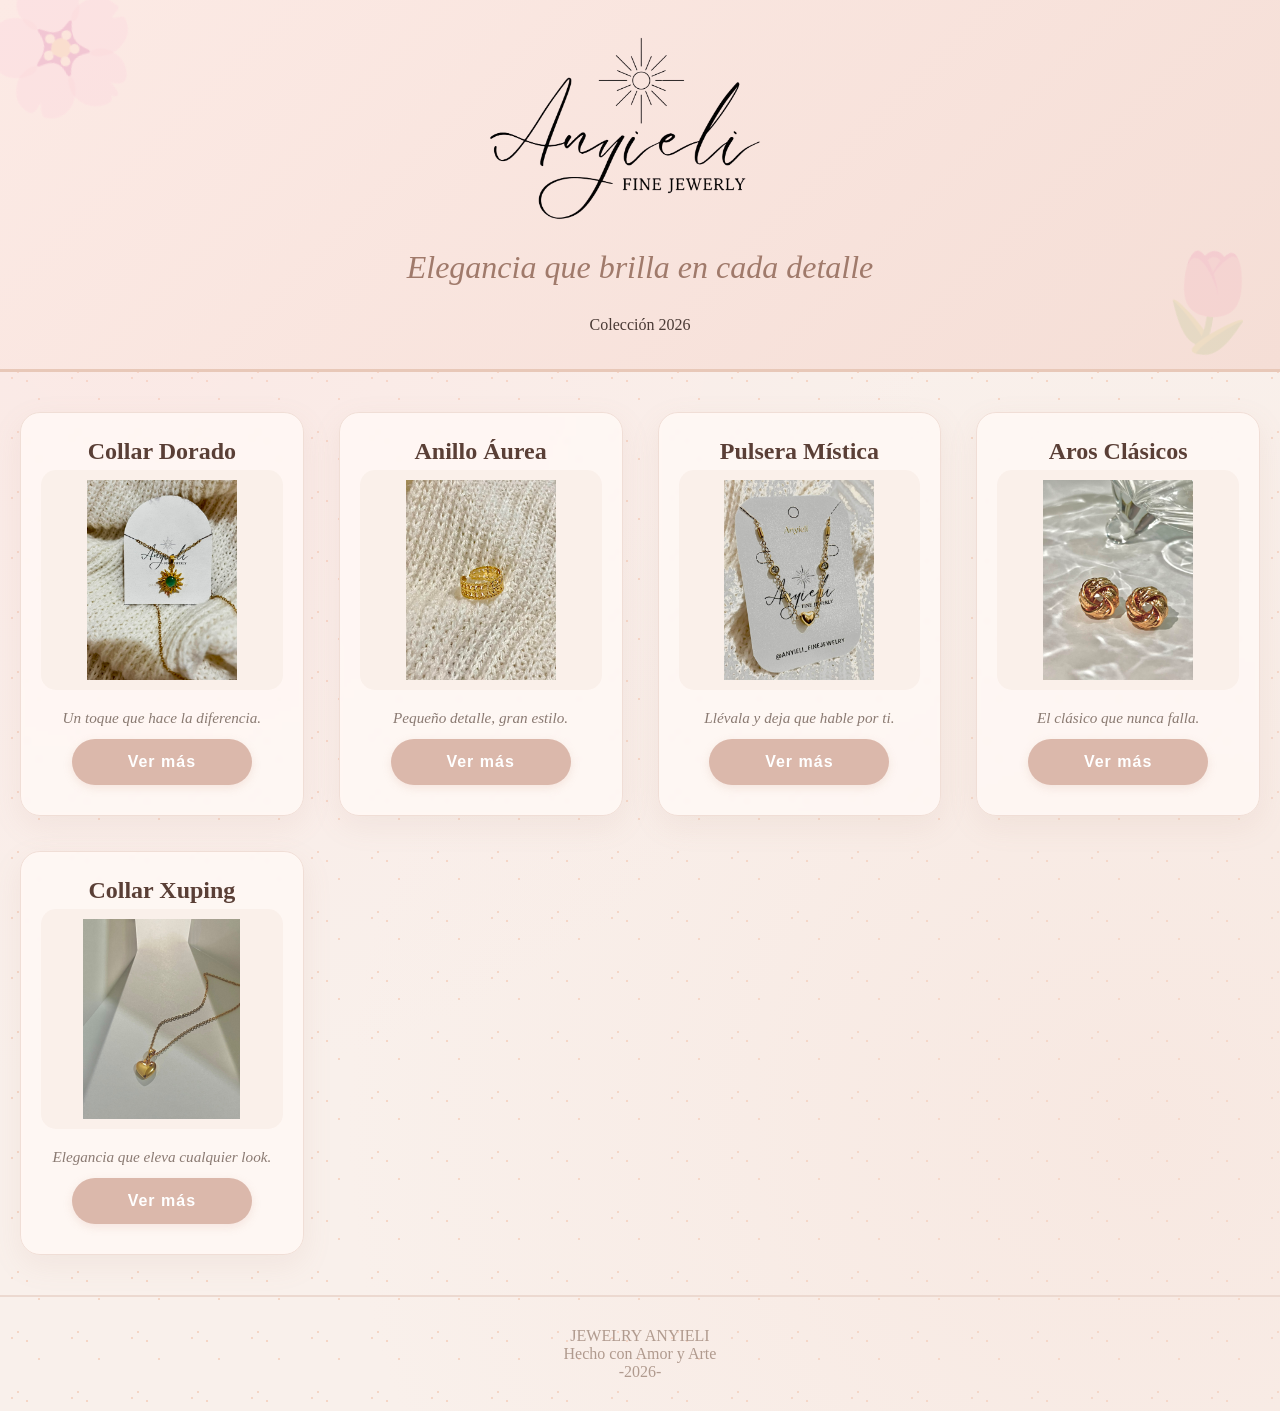
<file: index.html>
<!DOCTYPE html>
<html lang="es">
<head>
    <meta charset="UTF-8" />
    <!--  CLAVE PARA QUE SE ADAPTE A MÓVILES -->
    <meta name="viewport" content="width=device-width, initial-scale=1.0" />
    <title>Jewelry Anyé · Moda en Joyas</title>
    <!--  Enlace al CSS (ruta relativa) -->
    <link rel="stylesheet" href="css/estilos.css" />
</head>
<body>

    <!-- BANNER PRINCIPAL -->
<header class="hero">
    <div class="hero-contenido">

        <img src="img/ANYIELI.png" alt="ANYIELI Fine Jewelry" class="logo-anyieli">

        <p>Elegancia que brilla en cada detalle</p>

        <span class="etiqueta-coleccion">Colección 2026</span>

    </div>
</header>



    <!-- CATÁLOGO DE JOYAS -->
    <main class="contenedor-joyas">
        <div class="grid-joyas">

            <!-- Producto 1 (usando imagen local, pero por ahora usamos placeholder) -->
            <div class="joya">
                <!--  RUTA RELATIVA A LA CARPETA img/ (si tienes la imagen, la pones allí) -->
               
                <h3>Collar Dorado</h3>
                 <img src="img/collar/fondo_collar.jpeg" alt="Collar de oro" />
                <p class="descripcion">Un toque que hace la diferencia.</p>
               
                <button data-categoria="collares">Ver más</button>
            </div>

            <!-- Producto 2 -->
            <div class="joya">
              
                <h3>Anillo Áurea</h3>
                  <img src="img/anillo/fondo_anillo.jpeg" alt="Anillo de plata" />
                <p class="descripcion">Pequeño detalle, gran estilo.</p>
               <!--<span class="precio">$1,200</span>-->
                <button data-categoria="anillos">Ver más</button>
            </div>

            <div class="joya">
                
                <h3>Pulsera Mística</h3>
                <img src="img/pulseras/fondo_pulsera.jpeg" alt="Pulsera con perlas" />
                <p class="descripcion">Llévala y deja que hable por ti.</p>
              
                <button data-categoria="pulseras">Ver más</button>
            </div>

            <!-- Producto 4 -->
            <div class="joya">
               
                <h3>Aros Clásicos</h3>
                 <img src="img/arete/fondo_arete.jpeg" alt="Aros de perla" />
                <p class="descripcion">El clásico que nunca falla.</p>
                <!--<span class="precio">$1,200</span>-->
                <button data-categoria="Aretes">Ver más</button>
            </div>

            <div class="joya">
               
                <h3>Collar Xuping</h3>
                 <img src="img/collar xuping/fondo_collar_xuping.jpeg" alt="Collar xuping" />
                <p class="descripcion">Elegancia que eleva cualquier look.</p>
                 
                 <button data-categoria="collaresxuping">Ver más</button>
        </div>
    </main>

    <footer>
        <p> JEWELRY ANYIELI </p>
        <p> Hecho con Amor y Arte</p>
         <p>-2026-</p>
    </footer>

    
    <script src="js/script.js"></script>
</body>
</html>
</file>
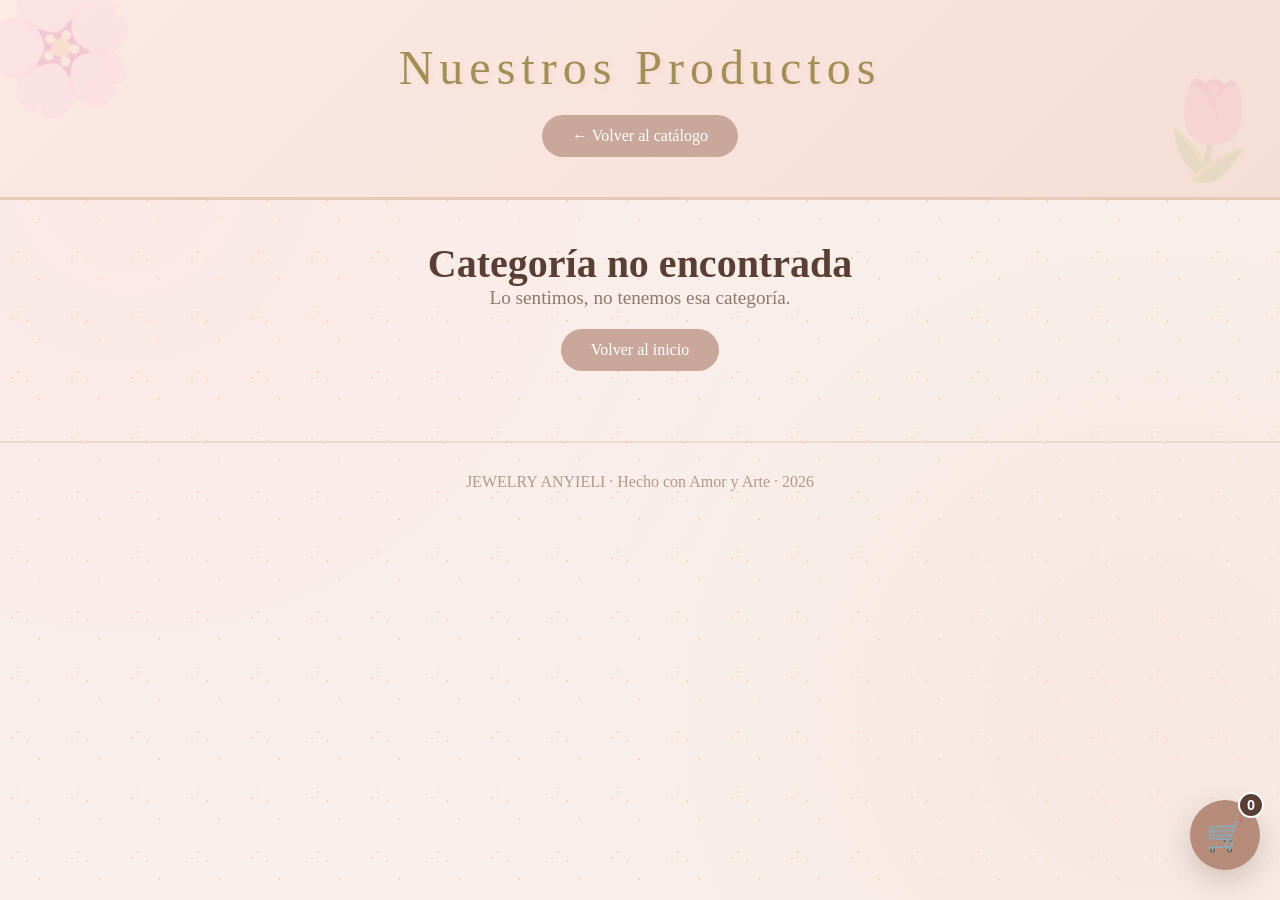
<file: categoria.html>
<!DOCTYPE html>
<html lang="es">
<head>
    <meta charset="UTF-8" />
    <meta name="viewport" content="width=device-width, initial-scale=1.0" />
    <title>Jewelry Anyé · Productos</title>
    <link rel="stylesheet" href="css/estilos.css" />
    <style>
        /* Estilos específicos para la página de categoría */
        .detalle-categoria {
            text-align: center;
            margin-bottom: 30px;
        }
        .detalle-categoria h2 {
            font-size: 2.5rem;
            color: #5a3f36;
        }
        .detalle-categoria p {
            font-size: 1.2rem;
            color: #8a7a72;
        }
        .btn-volver {
            display: inline-block;
            background: #c9a89b;
            color: white;
            padding: 12px 30px;
            border-radius: 50px;
            text-decoration: none;
            transition: 0.3s;
            margin-top: 20px;
        }
        .btn-volver:hover {
            background: #b58b7a;
            transform: scale(1.05);
        }
        .btn-ver-mas {
            display: inline-block;
            background: #dbb8ab;
            color: white;
            border: none;
            padding: 14px 30px;
            border-radius: 50px;
            font-size: 1rem;
            font-weight: 600;
            letter-spacing: 1px;
            text-decoration: none;
            cursor: pointer;
            transition: 0.3s;
            width: 100%;
            max-width: 180px;
            box-shadow: 0 3px 10px rgba(200, 150, 130, 0.2);
            text-align: center;
        }
        .btn-ver-mas:hover {
            background: #c9a094;
            transform: scale(1.05);
            box-shadow: 0 8px 20px rgba(180, 130, 110, 0.3);
        }
    </style>
</head>
<body>

    <header class="hero" style="padding: 40px 20px;">
        <div class="hero-contenido">
            <h1 style="font-size: clamp(2rem, 6vw, 3rem);"> Nuestros Productos</h1>
            <a href="index.html" class="btn-volver">← Volver al catálogo</a>
        </div>
    </header>

    <main class="contenedor-joyas">
        <div id="info-categoria" class="detalle-categoria">
            <!-- Se inyecta con JavaScript -->
        </div>
        <div id="productos-grid" class="grid-joyas">
            <!-- Se inyecta con JavaScript -->
        </div>
    </main>

    <button id="btn-carrito-flotante" class="btn-carrito-flotante" aria-label="Abrir carrito">
        <span class="btn-carrito-icon">🛒</span>
        <span id="carrito-count" class="carrito-count">0</span>
    </button>

    <div id="toast-carrito" class="toast-carrito">
        <span class="toast-icon"> </span>
        <span class="toast-text">Producto añadido</span>
        <button id="toast-ver-carrito" class="toast-ver-carrito">Ver carrito</button>
    </div>

    <div id="modal-carrito" class="modal-carrito">
        <div class="modal-carrito-contenido">
            <button id="btn-cerrar-modal" class="btn-cerrar-modal" aria-label="Cerrar carrito">×</button>
            <h2>Productos a llevar</h2>
            <div id="modal-carrito-items" class="modal-carrito-items">
                <p class="carrito-vacio-modal">No hay productos seleccionados.</p>
            </div>
            <div class="modal-carrito-total">
                <span>Total</span>
                <span id="modal-total">$0</span>
            </div>
            <button id="btn-comprar" class="btn-comprar">Comprar</button>
        </div>
    </div>

    <footer>
        <p>JEWELRY ANYIELI · Hecho con Amor y Arte · 2026 </p>
    </footer>

    <script src="js/script.js"></script>
    <script>
        // ============================================================
        // Obtener la categoría de la URL
        // ============================================================
        const params = new URLSearchParams(window.location.search);
        const tipoCategoria = params.get('tipo');

        const infoDiv = document.getElementById('info-categoria');
        const productosGrid = document.getElementById('productos-grid');

        // Buscar la categoría en los datos (que vienen de script.js)
        const categoria = categorias.find(cat => cat.id === tipoCategoria);

        if (!categoria) {
            infoDiv.innerHTML = `
                <h2>Categoría no encontrada</h2>
                <p>Lo sentimos, no tenemos esa categoría.</p>
                <a href="index.html" class="btn-volver">Volver al inicio</a>
            `;
            productosGrid.innerHTML = '';
        } else {
            // Mostrar título
            infoDiv.innerHTML = `
                <h2>${categoria.nombre}</h2>
                <p>${categoria.productos.length} productos disponibles</p>
            `;

            // Generar tarjetas de productos
            const placeholderProducto = "data:image/svg+xml,%3Csvg xmlns='http://www.w3.org/2000/svg' viewBox='0 0 200 200'%3E%3Crect width='200' height='200' fill='%23faf0ea'/%3E%3Ctext x='50%25' y='50%25' dominant-baseline='middle' text-anchor='middle' font-size='88' font-family='Arial' font-weight='700' fill='%238a7a72'%3E×%3C/text%3E%3C/svg%3E";
            categoria.productos.forEach(prod => {
                const article = document.createElement('article');
                article.className = 'joya';
                article.innerHTML = `
                    <h3>${prod.nombre}</h3>
                    <img src="${prod.imagen}" alt="${prod.nombre}" onerror="this.onerror=null;this.src='${placeholderProducto}';">
                    <p class="descripcion">${prod.descripcion}</p>
                    <span class="precio">${formatearPrecio(prod.precio)}</span>
                    <button class="btn-ver-mas btn-agregar-carrito" data-nombre="${prod.nombre}" data-precio="${prod.precio}" data-imagen="${prod.imagen}">Añadir al carrito</button>
                `;
                productosGrid.appendChild(article);
            });

            // Lógica de persistencia del carrito en localStorage
            const carritoStorageKey = 'anye_jewelry_carrito';
            const carrito = leerCarrito();
            const carritobtn = document.getElementById('btn-carrito-flotante');
            const modalCarrito = document.getElementById('modal-carrito');
            const btnCerrarModal = document.getElementById('btn-cerrar-modal');
            const modalItems = document.getElementById('modal-carrito-items');
            const modalTotal = document.getElementById('modal-total');
            const carritoCount = document.getElementById('carrito-count');
            const toastCarrito = document.getElementById('toast-carrito');
            const toastVerCarrito = document.getElementById('toast-ver-carrito');

            function leerCarrito() {
                try {
                    const guardado = localStorage.getItem(carritoStorageKey);
                    return guardado ? JSON.parse(guardado) : [];
                } catch (e) {
                    return [];
                }
            }

            function guardarCarrito() {
                localStorage.setItem(carritoStorageKey, JSON.stringify(carrito));
            }

            function precioNumero(precio) {
                const valor = String(precio).replace(',', '.').replace(/[^\d.]/g, '');
                return Number(valor) || 0;
            }

            function formatearPrecio(precio) {
                return new Intl.NumberFormat('es-PE', {
                    style: 'currency',
                    currency: 'PEN',
                    minimumFractionDigits: 2,
                    maximumFractionDigits: 2
                }).format(precioNumero(precio));
            }

            function renderCarrito() {
                const totalArticulos = carrito.reduce((sum, item) => sum + item.cantidad, 0);
                const totalPrecio = carrito.reduce((sum, item) => sum + (precioNumero(item.precio) * item.cantidad), 0);

                carritoCount.textContent = totalArticulos;

                if (carrito.length === 0) {
                    modalItems.innerHTML = '<p class="carrito-vacio-modal">No hay productos seleccionados.</p>';
                    modalTotal.textContent = formatearPrecio(0);
                    guardarCarrito();
                    return;
                }

                modalItems.innerHTML = '';
                carrito.forEach(item => {
                    const row = document.createElement('div');
                    row.className = 'modal-carrito-row';
                    row.innerHTML = `
                        <div class="modal-carrito-imagen">
                            <img src="${item.imagen}" alt="${item.nombre}" onerror="this.onerror=null;this.src='${placeholderProducto}';">
                        </div>
                        <div class="modal-carrito-info">
                            <span class="modal-carrito-nombre">${item.nombre}</span>
                            <span class="modal-carrito-precio">${formatearPrecio(item.precio)}</span>
                        </div>
                        <div class="modal-carrito-acciones">
                            <span class="modal-carrito-cantidad">x${item.cantidad}</span>
                            <button class="btn-remover-carrito" data-nombre="${item.nombre}" title="Eliminar">×</button>
                        </div>
                    `;
                    modalItems.appendChild(row);
                });

                modalItems.querySelectorAll('.btn-remover-carrito').forEach(button => {
                    button.addEventListener('click', () => {
                        const nombre = button.dataset.nombre;
                        const idx = carrito.findIndex(item => item.nombre === nombre);
                        if (idx >= 0) {
                            carrito.splice(idx, 1);
                            renderCarrito();
                        }
                    });
                });

                modalTotal.textContent = formatearPrecio(totalPrecio);
                guardarCarrito();
            }

            function mostrarToast(nombre) {
                toastCarrito.querySelector('.toast-text').textContent = 'Añadiste ' + nombre + ' al carrito';
                toastCarrito.classList.add('visible');
                clearTimeout(mostrarToast.timeout);
                mostrarToast.timeout = setTimeout(() => {
                    toastCarrito.classList.remove('visible');
                }, 1800);
            }

            document.querySelectorAll('.btn-agregar-carrito').forEach(button => {
                button.addEventListener('click', () => {
                    const nombre = button.dataset.nombre;
                    const precio = button.dataset.precio;
                    const imagen = button.dataset.imagen;
                    const prod = categoria.productos.find(item => item.nombre === nombre);

                    if (!prod) return;

                    const existente = carrito.find(item => item.nombre === nombre);
                    if (existente) {
                        existente.cantidad += 1;
                    } else {
                        carrito.push({ nombre, precio, imagen, cantidad: 1 });
                    }

                    button.textContent = 'Añadir +1';
                    button.classList.add('agregado');
                    renderCarrito();
                    mostrarToast(nombre);
                });
            });

            carritobtn.addEventListener('click', () => {
                modalCarrito.classList.add('visible');
            });

            btnCerrarModal.addEventListener('click', () => {
                modalCarrito.classList.remove('visible');
            });

            toastVerCarrito.addEventListener('click', () => {
                modalCarrito.classList.add('visible');
                toastCarrito.classList.remove('visible');
            });

            const btnComprar = document.getElementById('btn-comprar');
            btnComprar.addEventListener('click', () => {
                if (carrito.length === 0) {
                    modalItems.innerHTML = '<p class="carrito-vacio-modal">No hay productos seleccionados.</p>';
                    return;
                }

                const textoProductos = carrito.map(item => `• ${item.nombre} x${item.cantidad} - ${formatearPrecio(item.precio)}`).join('\n');
                const total = carrito.reduce((sum, item) => sum + precioNumero(item.precio) * item.cantidad, 0);
                const mensaje = `Hola, quiero pedir estos productos:\n${textoProductos}\n\nTotal estimado: ${formatearPrecio(total)}`;

                const telefonoWhatsApp = '964945250';
                const urlWhatsApp = `https://wa.me/${telefonoWhatsApp}?text=${encodeURIComponent(mensaje)}`;

                window.open(urlWhatsApp, '_blank');

                carrito.length = 0;
                guardarCarrito();
                renderCarrito();
            });

            // Mostrar el carrito guardado cuando la página se carga
            renderCarrito();
        }
    </script>

</body>
</html>
</file>
<file: css/estilos.css>
/* --- RESET Y FUENTE --- */
* {
    margin: 0;
    padding: 0;
    box-sizing: border-box;
}

body {
    font-family: 'Georgia', 'Times New Roman', serif;
    /* Fondo con degradado suave y un patrón sutil de flores (usando CSS) */
    background: #f9f0eb; /* color base cálido */
    /* Degradado radial para dar profundidad */
    background-image: 
        radial-gradient(circle at 10% 20%, rgba(255, 215, 215, 0.3) 0%, transparent 50%),
        radial-gradient(circle at 90% 80%, rgba(245, 220, 210, 0.4) 0%, transparent 50%),
        /* Pequeños puntos que simulan flores o brillos */
        radial-gradient(circle at 20% 30%, #f5d6c6 1px, transparent 1px),
        radial-gradient(circle at 80% 70%, #f5d6c6 1px, transparent 1px),
        radial-gradient(circle at 40% 90%, #f5d6c6 1px, transparent 1px),
        radial-gradient(circle at 70% 10%, #f5d6c6 1px, transparent 1px);
    background-size: 100% 100%, 100% 100%, 60px 60px, 60px 60px, 60px 60px, 60px 60px;
    background-position: 0 0, 0 0, 0 0, 30px 30px, 15px 45px, 45px 15px;
    color: #4a3a35;
    min-height: 100vh;
}

/* --- HERO (BANNER) --- */
.hero {
    background: linear-gradient(135deg, #fceae5 0%, #f5ded6 100%);
    /* imagen de fondo decorativa (opcional) */
    padding: 25px 20px 35px;
    text-align: center;
    border-bottom: 3px solid #e8c8b8;
    position: relative;
    overflow: hidden;
}
.logo-anyieli {
    width: clamp(350px, 38vw, 520px);
    max-width: 92%;
    height: auto;
    display: block;
    margin: 0 auto 5px;
}


/* Decoración de flores en el hero (con pseudo-elementos) */
.hero::before {
    content: "🌸";
    font-size: 8rem;
    position: absolute;
    left: -20px;
    top: -30px;
    opacity: 0.15;
    transform: rotate(-15deg);
}

.hero::after {
    content: "🌷";
    font-size: 6rem;
    position: absolute;
    right: 10px;
    bottom: 10px;
    opacity: 0.12;
    transform: rotate(10deg);
}

.hero-contenido {
    position: relative;
    z-index: 1;
}

.hero h1 {
    font-size: clamp(2.8rem, 10vw, 5rem);
    /* color: #8b5a4b;  tono marrón rosado */
    color: #a08f57;
    letter-spacing: 6px;
    font-weight: normal;
    text-shadow: 2px 2px 4px rgba(255, 200, 180, 0.4);
}

.hero p {
    font-size: clamp(1.2rem, 3vw, 2rem);
    color: #a07a6b;
    margin: 15px 0 30px;
    font-style: italic;
}

.btn-hero {
    display: inline-block;
    background: #c9a89b;
    color: white;
    padding: 14px 50px;
    border-radius: 50px;
    text-decoration: none;
    font-size: 1rem;
    letter-spacing: 2px;
    transition: 0.3s;
    box-shadow: 0 5px 15px rgba(200, 150, 130, 0.3);
}

.btn-hero:hover {
    background: #b58b7a;
    transform: scale(1.05);
    box-shadow: 0 8px 25px rgba(180, 130, 110, 0.4);
}

/* --- CONTENEDOR PRINCIPAL --- */
.contenedor-joyas {
    max-width: 1300px;
    margin: 40px auto;
    padding: 0 20px;
}

titulo-seccion {
    text-align: center;
    font-size: 2rem;
    color: #8b5a4b;
    margin-bottom: 40px;
    font-weight: normal;
    letter-spacing: 2px;
}

/* --- GRID RESPONSIVE --- */
.grid-joyas {
    display: grid;
    grid-template-columns: repeat(auto-fit, minmax(270px, 1fr));
    gap: 35px;
}

/* --- TARJETA DE JOYA (con estilo femenino) --- */
.joya {
    background: rgba(255, 248, 245, 0.85); /* fondo semi-transparente para que se vea el patrón de fondo */
    backdrop-filter: blur(2px); /* efecto de desenfoque ligero (moderno) */
    border-radius: 20px;
    padding: 25px 20px 30px;
    text-align: center;
    box-shadow: 0 10px 30px rgba(180, 140, 120, 0.1);
    transition: all 0.3s ease;
    border: 1px solid #f0ded6;
}

.joya:hover {
    transform: translateY(-10px);
    box-shadow: 0 20px 40px rgba(200, 150, 130, 0.25);
    border-color: #dbb8ab;
    background: rgba(255, 252, 250, 0.95);
}

.joya img {
    width: 100%;
    max-height: 220px;
    object-fit: contain;
    background: #faf0ea;
    border-radius: 15px;
    padding: 10px;
    margin-bottom: 15px;
    transition: 0.3s;
}

.joya:hover img {
    transform: scale(1.02);
}

.joya h3 {
    font-size: 1.5rem;
    color: #5a3f36;
    font-weight: 600;
    margin-bottom: 5px;
}

.joya .descripcion {
    color: #8a7a72;
    font-size: 0.95rem;
    margin-bottom: 12px;
    font-style: italic;
}

.joya .precio {
    font-size: 1.9rem;
    color: #b58b7a; /* tono rosa viejo */
    font-weight: bold;
    display: block;
    margin-bottom: 18px;
}

.joya button {
    background: #dbb8ab;
    color: white;
    border: none;
    padding: 14px 30px;
    border-radius: 50px;
    font-size: 1rem;
    font-weight: 600;
    letter-spacing: 1px;
    cursor: pointer;
    transition: 0.3s;
    width: 100%;
    max-width: 180px;
    box-shadow: 0 3px 10px rgba(200, 150, 130, 0.2);
}

.joya button:hover {
    background: #c9a094;
    transform: scale(1.05);
    box-shadow: 0 8px 20px rgba(180, 130, 110, 0.3);
}

/* --- CARRITO FLOTANTE Y MODAL --- */
.btn-carrito-flotante {
    position: fixed;
    right: 20px;
    bottom: 30px;
    width: 70px;
    height: 70px;
    border-radius: 50%;
    border: none;
    background: #b58b7a;
    color: #fff;
    box-shadow: 0 10px 30px rgba(90, 63, 54, 0.25);
    cursor: pointer;
    z-index: 10;
    transition: transform 0.3s ease, background 0.3s ease;
}

.btn-carrito-flotante:hover {
    background: #8b5a4b;
    transform: translateY(-5px) scale(1.04);
}

.btn-carrito-icon {
    font-size: 1.9rem;
    display: block;
    line-height: 1;
}

.carrito-count {
    position: absolute;
    top: -8px;
    right: -4px;
    background: #5a3f36;
    color: #fff;
    border-radius: 50%;
    width: 26px;
    height: 26px;
    display: flex;
    align-items: center;
    justify-content: center;
    font-size: 0.9rem;
    font-weight: 700;
    border: 2px solid #fff;
}

.modal-carrito {
    position: fixed;
    inset: 0;
    background: rgba(90, 63, 54, 0.45);
    display: flex;
    align-items: center;
    justify-content: center;
    opacity: 0;
    visibility: hidden;
    transition: opacity 0.3s ease, visibility 0.3s ease;
    z-index: 30;
}

.modal-carrito.visible {
    opacity: 1;
    visibility: visible;
}

.modal-carrito-contenido {
    width: min(620px, calc(100vw - 40px));
    background: #fffaf7;
    border-radius: 24px;
    padding: 30px 28px;
    box-shadow: 0 30px 100px rgba(0, 0, 0, 0.35);
    position: relative;
}

.modal-carrito-contenido h2 {
    color: #5a3f36;
    text-align: center;
    font-size: 2rem;
    margin-bottom: 20px;
}

.btn-cerrar-modal {
    position: absolute;
    right: 16px;
    top: 16px;
    width: 36px;
    height: 36px;
    border-radius: 50%;
    border: none;
    background: #b58b7a;
    color: #fff;
    font-size: 1.8rem;
    cursor: pointer;
}

.modal-carrito-items {
    max-height: 320px;
    overflow-y: auto;
    padding: 10px 0;
}

.modal-carrito-row {
    display: flex;
    align-items: center;
    gap: 12px;
    padding: 12px 0;
    border-bottom: 1px solid #ecd9d0;
}

.modal-carrito-imagen {
    width: 56px;
    height: 56px;
    background: #faf0ea;
    border-radius: 12px;
    overflow: hidden;
}

.modal-carrito-imagen img {
    width: 100%;
    height: 100%;
    object-fit: cover;
}

.modal-carrito-info {
    flex: 1;
}

.modal-carrito-nombre {
    display: block;
    color: #5a3f36;
    font-weight: 700;
}

.modal-carrito-precio {
    display: block;
    color: #a07a6b;
    font-size: 0.95rem;
}

.modal-carrito-acciones {
    display: flex;
    align-items: center;
    gap: 8px;
}

.modal-carrito-cantidad {
    color: #b58b7a;
    font-weight: 700;
}

.btn-remover-carrito {
    width: 34px;
    height: 34px;
    border: none;
    border-radius: 50%;
    background: #b58b7a;
    color: #fff;
    font-size: 1.5rem;
    cursor: pointer;
    transition: 0.3s;
}

.btn-remover-carrito:hover {
    background: #5a3f36;
}

.modal-carrito-total {
    display: flex;
    justify-content: space-between;
    align-items: center;
    margin-top: 16px;
    padding-top: 16px;
    border-top: 1px solid #ecd9d0;
    color: #5a3f36;
    font-weight: 700;
}

.btn-comprar {
    width: 100%;
    background: #5a3f36;
    color: #fff;
    border: none;
    border-radius: 50px;
    padding: 14px 16px;
    font-size: 1rem;
    font-weight: 700;
    margin-top: 16px;
    cursor: pointer;
}

.carrito-vacio-modal {
    color: #8a7a72;
    font-style: italic;
    text-align: center;
}

/* --- TOAST DE AÑADIDO AL CARRITO --- */
.toast-carrito {
    position: fixed;
    right: 20px;
    bottom: 112px;
    background: #5a3f36;
    color: #fff;
    border-radius: 50px;
    padding: 12px 16px;
    display: flex;
    align-items: center;
    gap: 10px;
    box-shadow: 0 12px 30px rgba(90, 63, 54, 0.25);
    opacity: 0;
    visibility: hidden;
    transform: translateY(16px);
    transition: opacity 0.35s ease, transform 0.35s ease, visibility 0.35s ease;
    z-index: 35;
}

.toast-carrito.visible {
    opacity: 1;
    visibility: visible;
    transform: translateY(0);
}

.toast-icon {
    color: #f8d9b8;
    font-size: 1.2rem;
}

.toast-text {
    color: #fff;
    font-size: 0.95rem;
    font-weight: 700;
    white-space: nowrap;
}

.toast-ver-carrito {
    background: #b58b7a;
    color: #fff;
    border: none;
    border-radius: 50px;
    padding: 8px 14px;
    font-size: 0.9rem;
    font-weight: 700;
    cursor: pointer;
    transition: background 0.3s ease, transform 0.3s ease;
}

.toast-ver-carrito:hover {
    background: #8b5a4b;
    transform: translateY(-2px);
}

/* --- PIE DE PÁGINA --- */
footer {
    text-align: center;
    padding: 30px 20px;
    color: #b09a8e;
    border-top: 2px solid #ecd9d0;
    max-width: 1300px;
    margin: 0 auto;
    font-size: 1rem;
}

/* --- RESPONSIVE (MÓVILES) --- */
@media (max-width: 600px) {
    .hero {
        padding: 25px 15px 35px;
    }

    .hero::before {
        font-size: 5rem;
        left: -10px;
        top: -20px;
    }

    .hero::after {
        font-size: 4rem;
        right: 0;
        bottom: 0;
    }

    .grid-joyas {
        gap: 25px;
        grid-template-columns: repeat(2, minmax(0, 1fr));
    }

    .joya {
        padding: 15px 10px 20px;
    }

    .joya button {
        max-width: 100%;
        padding: 16px;
    }

    .joya .precio {
        font-size: 1.6rem;
    }

    .btn-carrito-flotante {
        right: 12px;
        bottom: 20px;
        width: 60px;
        height: 60px;
    }

    .btn-carrito-icon {
        font-size: 1.7rem;
    }

    .modal-carrito-contenido {
        width: min(420px, calc(100vw - 30px));
        padding: 20px 16px;
    }

    .modal-carrito-contenido h2 {
        font-size: 1.7rem;
    }
}

@media (max-width: 400px) {
    .btn-hero {
        padding: 12px 30px;
        font-size: 0.9rem;
    }
}
</file>
